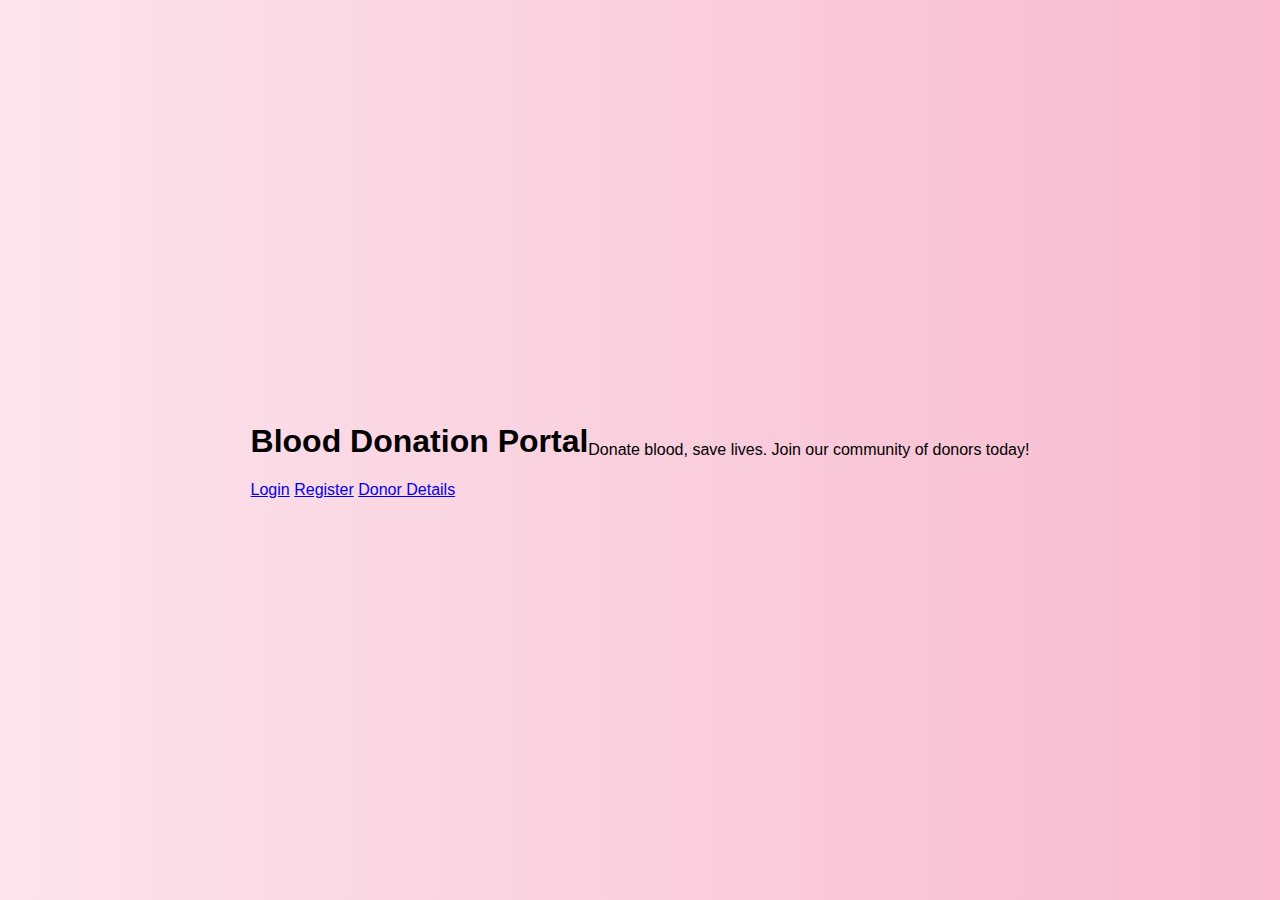
<file: index.html>
<!DOCTYPE html>
<html lang="en">
<head>
  <meta charset="UTF-8" />
  <meta name="viewport" content="width=device-width, initial-scale=1.0" />
  <title>Blood Donation Portal</title>
  <link rel="stylesheet" href="style.css" />
</head>
<body>
  <header>
    <h1>Blood Donation Portal</h1>
    <nav>
      <a href="login.html">Login</a>
      <a href="register.html">Register</a>
      <a href="donors.html">Donor Details</a>
    </nav>
  </header>
  <main>
    <p>Donate blood, save lives. Join our community of donors today!</p>
  </main>
</body>
</html>
</file>
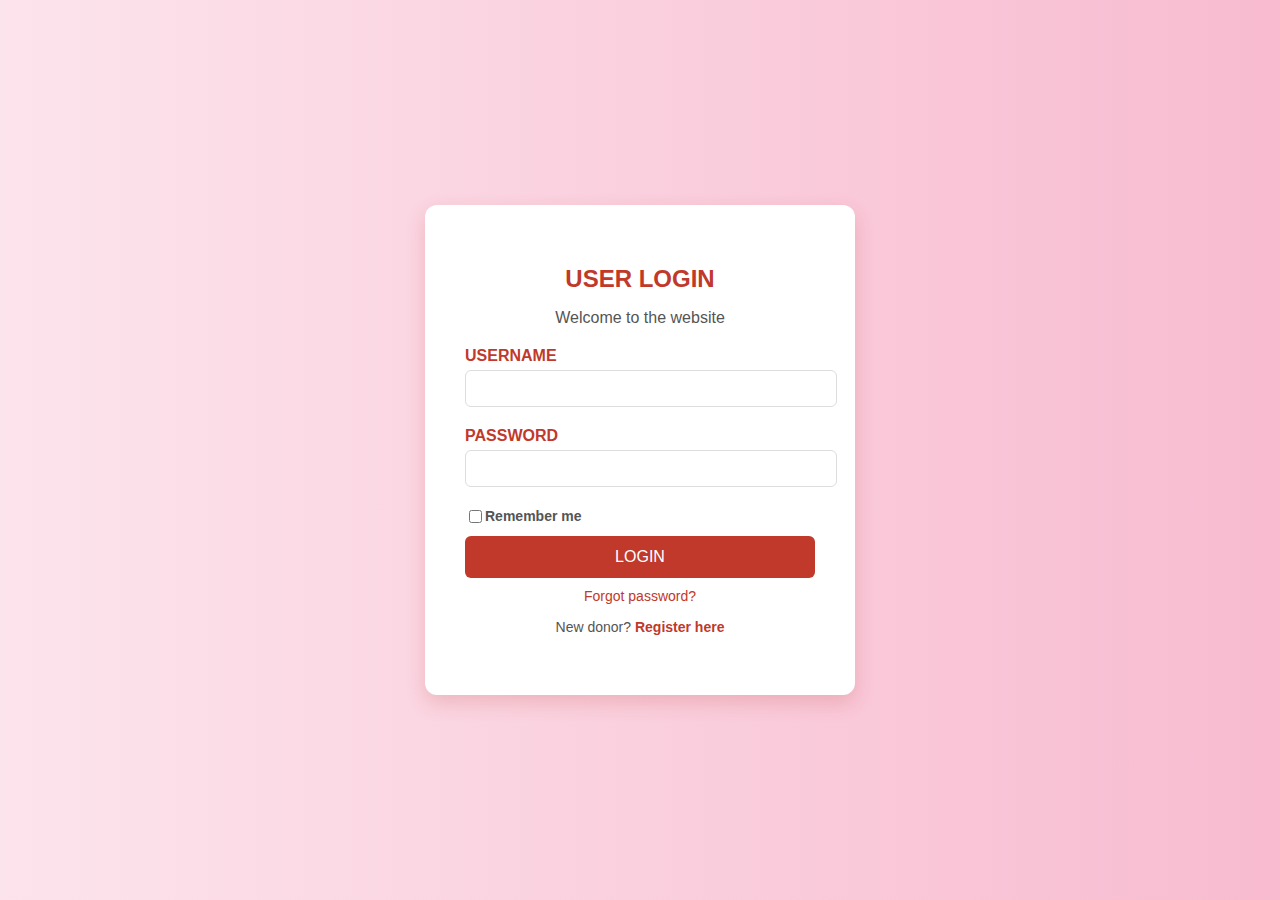
<file: login.html>
<!DOCTYPE html>
<html lang="en">
<head>
  <meta charset="UTF-8" />
  <meta name="viewport" content="width=device-width, initial-scale=1.0" />
  <title>Login</title>
  <link rel="stylesheet" href="login.css" />
</head>
<body>
  <div class="form-container">
    <h2>USER LOGIN</h2>
    <p>Welcome to the website</p>
    <form id="loginForm">
      <label for="username">USERNAME</label>
      <input type="text" id="username" required />

      <label for="password">PASSWORD</label>
      <input type="password" id="password" required />

      <label class="checkbox-label">
        <input type="checkbox" /> Remember me
      </label>

      <button type="submit">LOGIN</button>
      <a href="#">Forgot password?</a>
    </form>

    <!-- 🔗 Added Register Button -->
    <p class="switch-link">New donor? <a href="register.html">Register here</a></p>
  </div>
  <script src="login.js"></script>
</body>
</html>
</file>
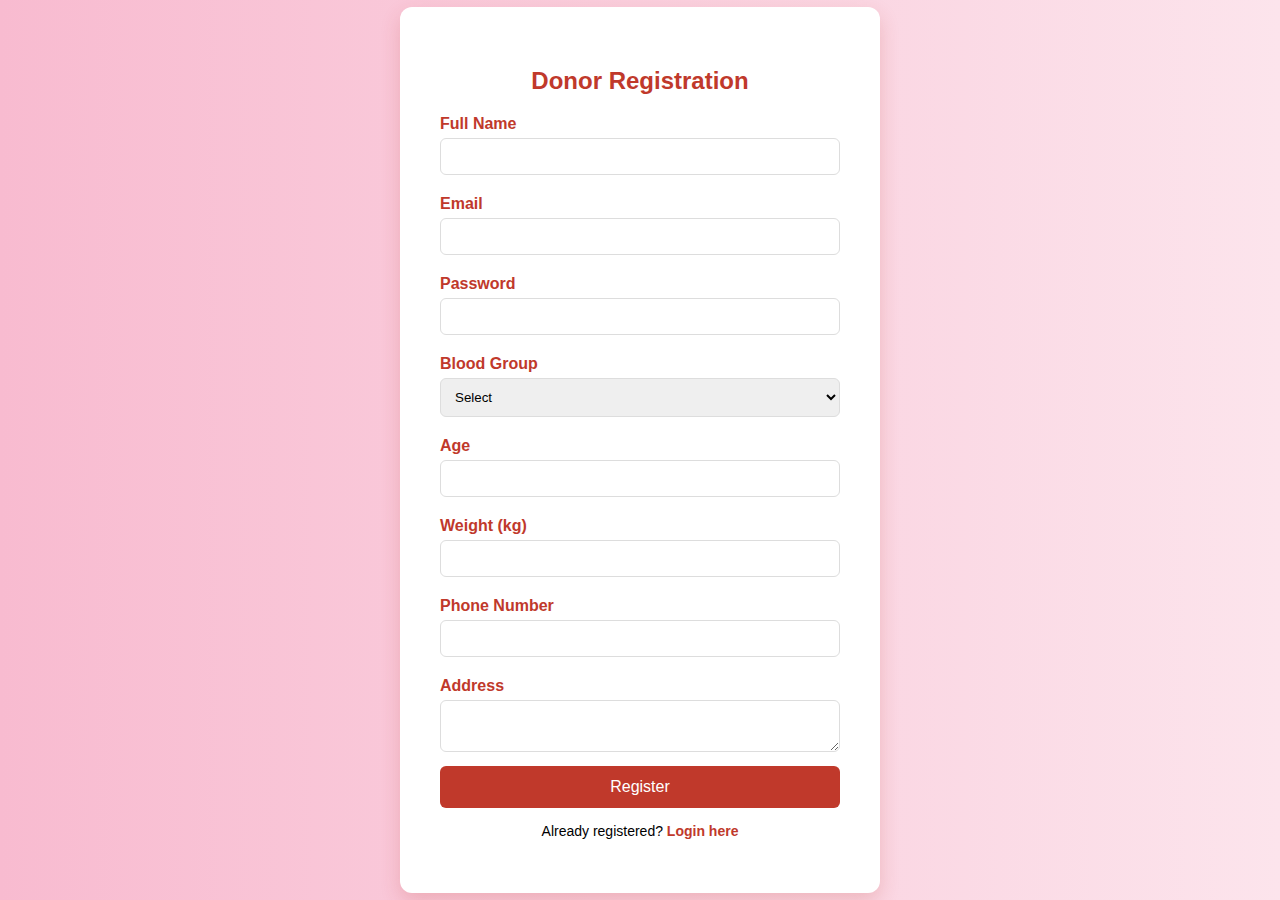
<file: register.html>
<!DOCTYPE html>
<html lang="en">
<head>
  <meta charset="UTF-8" />
  <meta name="viewport" content="width=device-width, initial-scale=1.0" />
  <title>Donor Registration</title>
  <link rel="stylesheet" href="register.css" />
</head>
<body>
  <div class="form-container">
    <h2>Donor Registration</h2>
    <form id="registerForm">
      <label for="name">Full Name</label>
      <input type="text" id="name" required />

      <label for="email">Email</label>
      <input type="email" id="email" required />

      <label for="password">Password</label>
      <input type="password" id="password" required />

      <label for="bloodGroup">Blood Group</label>
      <select id="bloodGroup" required>
        <option value="">Select</option>
        <option>A+</option><option>A-</option>
        <option>B+</option><option>B-</option>
        <option>O+</option><option>O-</option>
        <option>AB+</option><option>AB-</option>
      </select>

      <label for="age">Age</label>
      <input type="number" id="age" required />

      <label for="weight">Weight (kg)</label>
      <input type="number" id="weight" required />

      <label for="phone">Phone Number</label>
      <input type="tel" id="phone" required />

      <label for="address">Address</label>
      <textarea id="address" required></textarea>

      <button type="submit">Register</button>
    </form>

    <!-- 🔗 Added Login Button -->
    <p class="switch-link">Already registered? <a href="login.html">Login here</a></p>
  </div>
  <script src="register.js"></script>
</body>
</html>
</file>
<file: style.css>
body {
  margin: 0;
  padding: 0;
  font-family: 'Segoe UI', sans-serif;
  background: linear-gradient(to right, #fce4ec, #f8bbd0);
  display: flex;
  justify-content: center;
  align-items: center;
  min-height: 100vh;
}

.form-container {
  background: #fff;
  padding: 40px;
  border-radius: 12px;
  box-shadow: 0 8px 20px rgba(192, 57, 43, 0.2);
  width: 350px;
  text-align: center;
}

.form-container h2 {
  color: #c0392b;
  margin-bottom: 10px;
}

.form-container p {
  color: #555;
  margin-bottom: 20px;
}

form label {
  display: block;
  text-align: left;
  margin: 10px 0 5px;
  font-weight: bold;
  color: #c0392b;
}

form input,
form select,
form textarea {
  width: 100%;
  padding: 10px;
  border: 1px solid #ddd;
  border-radius: 6px;
  box-sizing: border-box;
}

.checkbox-label {
  display: flex;
  align-items: center;
  margin-top: 10px;
  font-size: 14px;
  color: #555;
}

form button {
  width: 100%;
  padding: 12px;
  background-color: #c0392b;
  color: white;
  border: none;
  border-radius: 6px;
  font-size: 16px;
  margin-top: 15px;
  cursor: pointer;
  transition: background 0.3s ease;
}

form button:hover {
  background-color: #e74c3c;
}

form a {
  display: block;
  margin-top: 10px;
  color: #c0392b;
  text-decoration: none;
  font-size: 14px;
}

form a:hover {
  text-decoration: underline;
}
</file>
<file: login.css>
body {
  font-family: 'Segoe UI', sans-serif;
  background: linear-gradient(to right, #fce4ec, #f8bbd0);
  display: flex;
  justify-content: center;
  align-items: center;
  height: 100vh;
  margin: 0;
}

.form-container {
  background: #fff;
  padding: 40px;
  border-radius: 12px;
  box-shadow: 0 8px 20px rgba(192, 57, 43, 0.2);
  width: 350px;
  text-align: center;
}

.form-container h2 {
  color: #c0392b;
  margin-bottom: 10px;
}

.form-container p {
  color: #555;
  margin-bottom: 20px;
}

form label {
  display: block;
  text-align: left;
  margin: 10px 0 5px;
  font-weight: bold;
  color: #c0392b;
}

form input[type="text"],
form input[type="password"] {
  width: 100%;
  padding: 10px;
  border: 1px solid #ddd;
  border-radius: 6px;
  margin-bottom: 10px;
}

.checkbox-label {
  display: flex;
  align-items: center;
  font-size: 14px;
  color: #555;
  margin-bottom: 10px;
}

form button {
  width: 100%;
  padding: 12px;
  background-color: #c0392b;
  color: white;
  border: none;
  border-radius: 6px;
  font-size: 16px;
  cursor: pointer;
  transition: background 0.3s ease;
}

form button:hover {
  background-color: #e74c3c;
}

form a {
  display: block;
  margin-top: 10px;
  color: #c0392b;
  text-decoration: none;
  font-size: 14px;
}

form a:hover {
  text-decoration: underline;
}

.switch-link {
  margin-top: 15px;
  font-size: 14px;
}

.switch-link a {
  color: #c0392b;
  font-weight: bold;
  text-decoration: none;
}

.switch-link a:hover {
  text-decoration: underline;
}
</file>
<file: register.css>
body {
  font-family: 'Segoe UI', sans-serif;
  background: linear-gradient(to right, #f8bbd0, #fce4ec);
  display: flex;
  justify-content: center;
  align-items: center;
  min-height: 100vh;
  margin: 0;
}

.form-container {
  background: #fff;
  padding: 40px;
  border-radius: 12px;
  box-shadow: 0 8px 20px rgba(192, 57, 43, 0.2);
  width: 400px;
}

.form-container h2 {
  color: #c0392b;
  text-align: center;
  margin-bottom: 20px;
}

form label {
  display: block;
  margin: 10px 0 5px;
  font-weight: bold;
  color: #c0392b;
}

form input,
form select,
form textarea {
  width: 100%;
  padding: 10px;
  border: 1px solid #ddd;
  border-radius: 6px;
  margin-bottom: 10px;
  box-sizing: border-box;
}

form textarea {
  resize: vertical;
}

form button {
  width: 100%;
  padding: 12px;
  background-color: #c0392b;
  color: white;
  border: none;
  border-radius: 6px;
  font-size: 16px;
  cursor: pointer;
  transition: background 0.3s ease;
}

form button:hover {
  background-color: #e74c3c;
}

.switch-link {
  margin-top: 15px;
  text-align: center;
  font-size: 14px;
}

.switch-link a {
  color: #c0392b;
  font-weight: bold;
  text-decoration: none;
}

.switch-link a:hover {
  text-decoration: underline;
}
</file>
